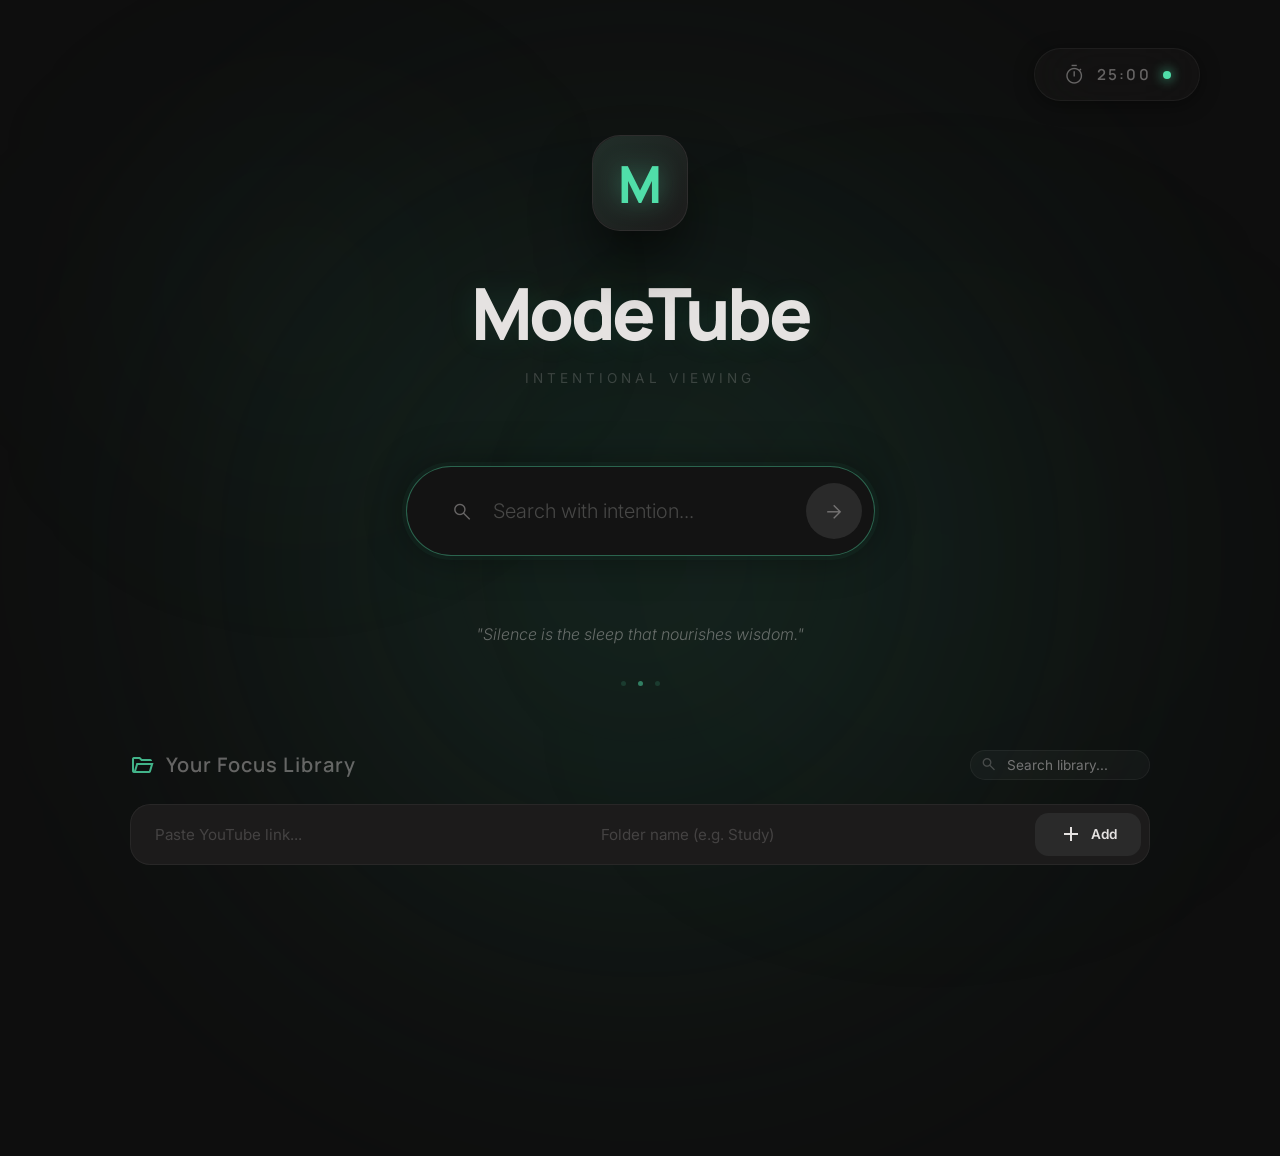
<file: focus-homepage/index.html>
<!DOCTYPE html>
<html lang="en">
<head>
    <meta charset="UTF-8">
    <meta name="viewport" content="width=device-width, initial-scale=1.0">
    <title>ModeTube — Stay Focused</title>
    <!-- Fonts and Icons -->
    <link href="https://fonts.googleapis.com/css2?family=Manrope:wght@200;400;600;800&family=Inter:wght@300;400;500&display=swap" rel="stylesheet">
    <link href="https://fonts.googleapis.com/css2?family=Material+Symbols+Outlined:wght,FILL@100..700,0..1&display=swap" rel="stylesheet">
    <link rel="stylesheet" href="./style.css">
</head>
<body class="zen-body">
    <!-- Ambient Background Element -->
    <div class="ambient-glow"></div>

    <!-- Top Navigation / Timer Bar -->
    <header class="zen-header fade-in">
        <div class="timer-container group">
            <span class="icon-timer">timer</span>
            <span id="zen-timer" class="timer-text">25:00</span>
            <div class="timer-pulse"></div>
        </div>
    </header>

    <!-- Main Content -->
    <main class="zen-main">
        <!-- Branding Section -->
        <section class="zen-brand fade-in">
            <div class="zen-logo-box group">
                <div class="zen-logo-gradient"></div>
                <span class="zen-logo-char">M</span>
            </div>
            <h1 class="zen-title">ModeTube</h1>
            <p class="zen-tagline">Intentional Viewing</p>
        </section>

        <!-- Search Section -->
        <section class="zen-search-section fade-in">
            <div class="search-outer group">
                <div class="search-glow"></div>
                <div class="search-inner">
                    <div class="search-icon-wrapper">
                        <span class="icon-search">search</span>
                    </div>
                    <form id="search-form" class="search-form">
                        <input type="text" id="search-input" placeholder="Search with intention..." autocomplete="off">
                    </form>
                    <button id="search-btn" class="search-action-btn">
                        <span class="icon-arrow">arrow_forward</span>
                    </button>
                </div>
            </div>

            <!-- Motivational Quote -->
            <div class="quote-container">
                <p id="zen-quote" class="zen-quote">"You came here to learn. Don't get distracted."</p>
                <div class="quote-dots">
                    <span></span><span></span><span></span>
                </div>
            </div>
        </section>

        <!-- Focus Library Section -->
        <section class="zen-library-section fade-in">
            <div class="library-header-main" style="display: flex; justify-content: space-between; align-items: center; margin-bottom: 1.5rem;">
                <div style="display: flex; align-items: center; gap: 0.75rem; color: var(--on-surface-variant);">
                    <span class="library-icon">folder_open</span>
                    <h2 class="library-title">Your Focus Library</h2>
                </div>
                <div class="library-search" style="position: relative;">
                    <span class="material-symbols-outlined" style="position: absolute; left: 10px; top: 50%; transform: translateY(-50%); font-size: 1.1rem; color: var(--on-surface-variant); opacity: 0.6;">search</span>
                    <input type="text" id="lib-search-input" placeholder="Search library..." style="background: rgba(255,255,255,0.03); border: 1px solid rgba(255,255,255,0.05); border-radius: 9999px; padding: 6px 12px 6px 36px; color: var(--on-surface); outline: none; font-family: inherit; font-size: 0.85rem; width: 180px; transition: all 0.3s;">
                </div>
            </div>

            <!-- Add Link UI -->
            <div class="library-add-container">
                <div class="library-input-group">
                    <input type="text" id="lib-link-input" placeholder="Paste YouTube link..." autocomplete="off">
                    <input type="text" id="lib-folder-input" list="folder-options" placeholder="Folder name (e.g. Study)" autocomplete="off">
                    <datalist id="folder-options"></datalist>
                </div>
                <button id="lib-add-btn" class="lib-add-btn">
                    <span class="material-symbols-outlined">add</span>
                    <span>Add</span>
                </button>
            </div>
            
            <!-- Error Message -->
            <div id="library-error" class="library-error-msg"></div>

            <!-- Library Content Rendering Area -->
            <div id="library-display" class="library-display">
                <!-- Dynamically populated -->
            </div>
        </section>
    </main>



    <!-- Corner Accents -->
    <div class="accent-top-left"></div>
    <div class="accent-bottom-right"></div>

    <script src="./script.js"></script>
</body>
</html>
</file>
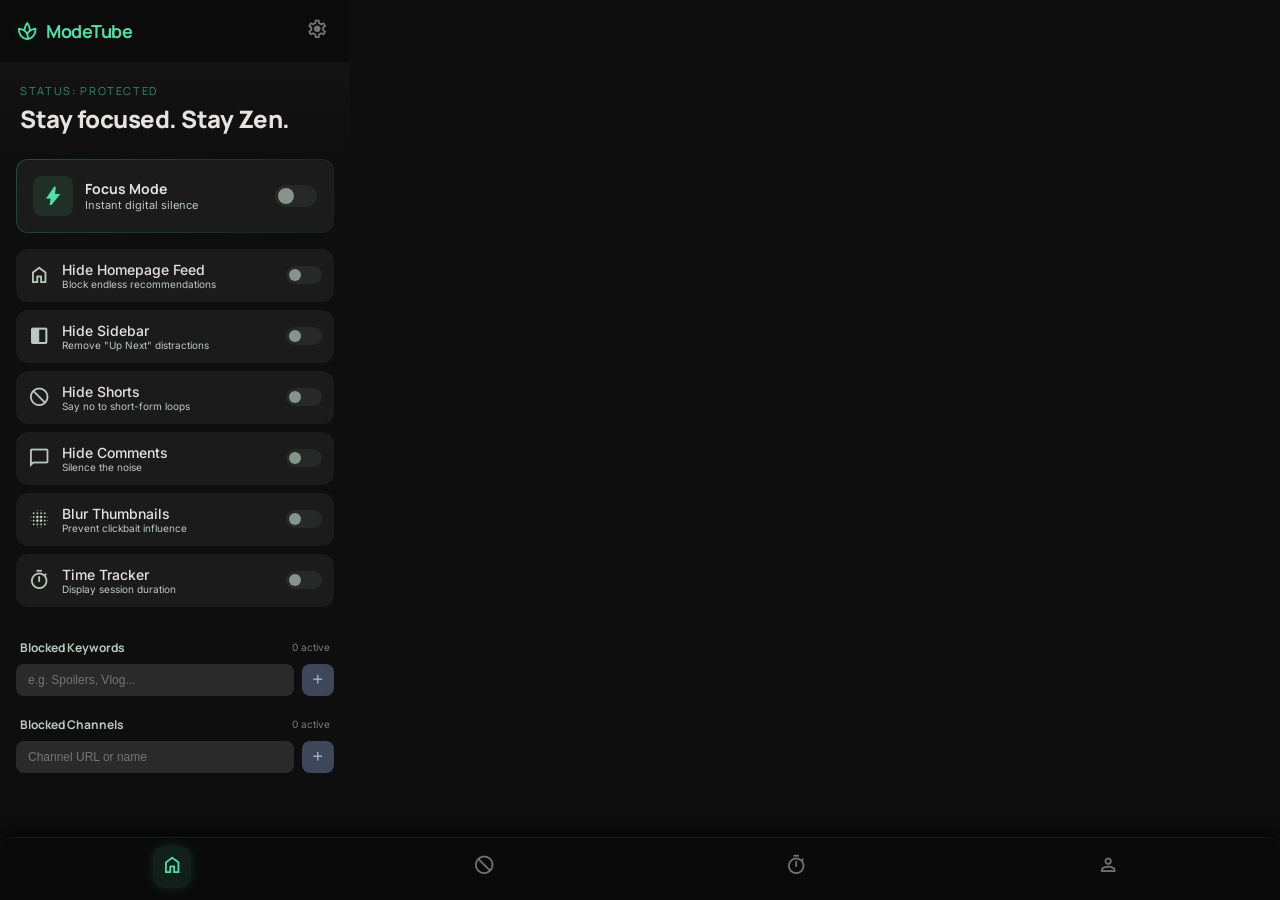
<file: popup/popup.html>
<!DOCTYPE html>
<html lang="en">
<head>
    <meta charset="UTF-8">
    <meta name="viewport" content="width=device-width, initial-scale=1.0">
    <title>ModeTube Premium</title>
    <link rel="preconnect" href="https://fonts.googleapis.com">
    <link rel="preconnect" href="https://fonts.gstatic.com" crossorigin>
    <link href="https://fonts.googleapis.com/css2?family=Manrope:wght@400;700;800&family=Inter:wght@400;500;600&display=swap" rel="stylesheet">
    <link href="https://fonts.googleapis.com/css2?family=Material+Symbols+Outlined:wght,FILL@100..700,0..1&display=swap" rel="stylesheet">
    <link rel="stylesheet" href="popup.css">
</head>
<body>
    <!-- Top Navigation -->
    <header class="zen-header">
        <div class="brand-section">
            <span class="material-symbols-outlined brand-icon">spa</span>
            <h1 class="brand-name font-manrope tracking-tight">ModeTube</h1>
        </div>
        <button class="settings-btn" id="openOptions">
            <span class="material-symbols-outlined">settings</span>
        </button>
    </header>

    <!-- Hero Section -->
    <section class="hero-section">
        <p class="status-label font-manrope">Status: Protected</p>
        <h2 class="hero-title font-manrope">Stay focused. Stay Zen.</h2>
    </section>

    <!-- Main Content -->
    <main>
        <!-- Master Toggle Card -->
        <div class="focus-mode-card">
            <div class="focus-mode-inner">
                <div class="focus-mode-info">
                    <div class="focus-icon-box">
                        <span class="material-symbols-outlined" style="font-variation-settings: 'FILL' 1;">bolt</span>
                    </div>
                    <div>
                        <h3 class="focus-mode-title font-manrope">Focus Mode</h3>
                        <p class="focus-mode-desc">Instant digital silence</p>
                    </div>
                </div>
                <!-- Master Switch -->
                <label class="zen-switch zen-switch--large" for="focusMode">
                    <input type="checkbox" id="focusMode">
                    <span class="switch-slider"></span>
                </label>
            </div>
        </div>

        <!-- Individual Features -->
        <div class="toggle-list">
            <!-- Hide Homepage -->
            <div class="toggle-item" id="row-hideHomepage">
                <div class="toggle-info">
                    <span class="material-symbols-outlined feature-icon">home</span>
                    <div>
                        <p class="feature-label">Hide Homepage Feed</p>
                        <p class="feature-desc">Block endless recommendations</p>
                    </div>
                </div>
                <label class="zen-switch" for="hideHomepage">
                    <input type="checkbox" id="hideHomepage">
                    <span class="switch-slider"></span>
                </label>
            </div>

            <!-- Hide Sidebar -->
            <div class="toggle-item" id="row-hideSidebarWatch">
                <div class="toggle-info">
                    <span class="material-symbols-outlined feature-icon">side_navigation</span>
                    <div>
                        <p class="feature-label">Hide Sidebar</p>
                        <p class="feature-desc">Remove "Up Next" distractions</p>
                    </div>
                </div>
                <label class="zen-switch" for="hideSidebarWatch">
                    <input type="checkbox" id="hideSidebarWatch">
                    <span class="switch-slider"></span>
                </label>
            </div>

            <!-- Hide Shorts -->
            <div class="toggle-item" id="row-hideShorts">
                <div class="toggle-info">
                    <span class="material-symbols-outlined feature-icon">block</span>
                    <div>
                        <p class="feature-label">Hide Shorts</p>
                        <p class="feature-desc">Say no to short-form loops</p>
                    </div>
                </div>
                <label class="zen-switch" for="hideShorts">
                    <input type="checkbox" id="hideShorts">
                    <span class="switch-slider"></span>
                </label>
            </div>

            <!-- Hide Comments -->
            <div class="toggle-item" id="row-hideComments">
                <div class="toggle-info">
                    <span class="material-symbols-outlined feature-icon">chat_bubble</span>
                    <div>
                        <p class="feature-label">Hide Comments</p>
                        <p class="feature-desc">Silence the noise</p>
                    </div>
                </div>
                <label class="zen-switch" for="hideComments">
                    <input type="checkbox" id="hideComments">
                    <span class="switch-slider"></span>
                </label>
            </div>

            <!-- Blur Thumbnails -->
            <div class="toggle-item" id="row-blurThumbnails">
                <div class="toggle-info">
                    <span class="material-symbols-outlined feature-icon">blur_on</span>
                    <div>
                        <p class="feature-label">Blur Thumbnails</p>
                        <p class="feature-desc">Prevent clickbait influence</p>
                    </div>
                </div>
                <label class="zen-switch" for="blurThumbnails">
                    <input type="checkbox" id="blurThumbnails">
                    <span class="switch-slider"></span>
                </label>
            </div>

            <!-- Time Tracker -->
            <div class="toggle-item" id="row-timeTracker">
                <div class="toggle-info">
                    <span class="material-symbols-outlined feature-icon">timer</span>
                    <div>
                        <p class="feature-label">Time Tracker</p>
                        <p class="feature-desc" id="todayUsageDesc">Display session duration</p>
                    </div>
                </div>
                <label class="zen-switch" for="timeTracker">
                    <input type="checkbox" id="timeTracker">
                    <span class="switch-slider"></span>
                </label>
            </div>
        </div>

        <!-- Blocking Sections -->
        <div class="block-section">
            <!-- Keywords -->
            <div class="block-group">
                <div class="section-label-row">
                    <span class="section-label font-manrope">Blocked Keywords</span>
                    <span class="section-count" id="keywordCount">0 active</span>
                </div>
                <div class="input-group">
                    <input type="text" id="keywordInput" class="zen-input" placeholder="e.g. Spoilers, Vlog...">
                    <button class="add-btn" id="addKeyword">
                        <span class="material-symbols-outlined" style="font-size: 1.1rem;">add</span>
                    </button>
                </div>
                <div class="tag-container" id="keywordTags"></div>
            </div>

            <!-- Channels -->
            <div class="block-group">
                <div class="section-label-row">
                    <span class="section-label font-manrope">Blocked Channels</span>
                    <span class="section-count" id="channelCount">0 active</span>
                </div>
                <div class="input-group">
                    <input type="text" id="channelInput" class="zen-input" placeholder="Channel URL or name">
                    <button class="add-btn" id="addChannel">
                        <span class="material-symbols-outlined" style="font-size: 1.1rem;">add</span>
                    </button>
                </div>
                <div class="tag-container" id="channelTags"></div>
            </div>
        </div>
    </main>

    <!-- Bottom Navigation -->
    <nav class="bottom-nav">
        <div class="nav-item active">
            <span class="material-symbols-outlined">home</span>
        </div>
        <div class="nav-item">
            <span class="material-symbols-outlined">block</span>
        </div>
        <div class="nav-item">
            <span class="material-symbols-outlined">timer</span>
        </div>
        <div class="nav-item">
            <span class="material-symbols-outlined">person</span>
        </div>
    </nav>

    <!-- Hidden Feedback -->
    <div id="feedbackBanner" style="display:none"></div>

    <script src="../utils/storage.js"></script>
    <script src="popup.js"></script>
</body>
</html>
</file>
<file: focus-homepage/style.css>
:root {
    /* Color Palette (Extracted from Digital Meditation Space design) */
    --surface-lowest: #0e0e0e;
    --surface: #131313;
    --surface-low: #1c1b1b;
    --surface-high: #2a2a2a;
    --primary: #50dea9;
    --primary-dim: rgba(80, 222, 169, 0.2);
    --on-surface: #e5e2e1;
    --on-surface-variant: rgba(229, 226, 225, 0.4);
    --accent: #44dfab;
}

* {
    margin: 0;
    padding: 0;
    box-sizing: border-box;
}

body {
    background-color: var(--surface-lowest);
    color: var(--on-surface);
    font-family: 'Inter', system-ui, sans-serif;
    min-height: 100vh;
    width: 100vw;
    overflow-x: hidden;
    overflow-y: auto;
    display: flex;
    justify-content: center;
    align-items: flex-start;
    position: relative;
    user-select: none;
}

/* Ambient Background */
.ambient-glow {
    position: absolute;
    top: 50%;
    left: 50%;
    transform: translate(-50%, -50%);
    width: 1200px; /* Much larger */
    height: 1200px;
    background: radial-gradient(circle, var(--primary-dim) 0%, transparent 60%);
    filter: blur(150px);
    pointer-events: none;
    z-index: 0;
    opacity: 0.8;
}

/* Header / Timer */
.zen-header {
    position: fixed;
    top: 0;
    width: 100%;
    padding: 3rem 5rem;
    display: flex;
    justify-content: flex-end;
    z-index: 10;
}

.timer-container {
    display: flex;
    align-items: center;
    gap: 0.75rem;
    padding: 0.75rem 1.75rem;
    background: rgba(28, 27, 27, 0.4);
    backdrop-filter: blur(32px);
    border-radius: 9999px;
    border: 1px solid rgba(255, 255, 255, 0.05);
    box-shadow: 0 4px 20px rgba(0, 0, 0, 0.4);
    transition: all 0.5s cubic-bezier(0.4, 0, 0.2, 1);
}

.timer-container:hover {
    border-color: rgba(80, 222, 169, 0.3);
    background: rgba(28, 27, 27, 0.7);
}

.timer-text {
    font-family: 'Manrope', sans-serif;
    font-weight: 600;
    font-size: 0.95rem;
    letter-spacing: 0.15em;
    color: var(--on-surface-variant);
    transition: color 0.3s ease;
}

.timer-container:hover .timer-text {
    color: var(--primary);
}

.timer-pulse {
    width: 8px;
    height: 8px;
    border-radius: 50%;
    background-color: var(--primary);
    box-shadow: 0 0 12px var(--primary);
    animation: zenPulse 2.5s infinite;
}

@keyframes zenPulse {
    0% { transform: scale(1); opacity: 0.8; }
    50% { transform: scale(1.6); opacity: 0.3; }
    100% { transform: scale(1); opacity: 0.8; }
}

/* Icons (Material Sim) */
.icon-timer, .icon-search, .icon-arrow, .icon-settings, .icon-zen, .icon-history {
    font-family: 'Material Symbols Outlined', sans-serif;
    font-size: 1.4rem;
    color: var(--on-surface-variant);
    font-variation-settings: 'FILL' 0, 'wght' 300, 'GRAD' 0, 'opsz' 24;
}

/* Main Content */
.zen-main {
    position: relative;
    z-index: 1;
    display: flex;
    flex-direction: column;
    align-items: center;
    width: 100%;
    max-width: 1100px;
    text-align: center;
    padding: 0 40px;
    margin-top: 15vh;
    margin-bottom: 8vh;
}

/* Branding */
.zen-brand {
    margin-bottom: 5rem;
}

.zen-logo-box {
    position: relative;
    width: 96px; /* Increased from 80px */
    height: 96px;
    display: flex;
    justify-content: center;
    align-items: center;
    background: var(--surface-low);
    border-radius: 1.75rem;
    border: 1px solid rgba(255, 255, 255, 0.08);
    margin: 0 auto 2rem;
    transition: all 0.8s cubic-bezier(0.4, 0, 0.2, 1);
    box-shadow: 0 32px 64px -12px rgba(0, 0, 0, 0.8);
}

.zen-logo-gradient {
    position: absolute;
    inset: 0;
    background: linear-gradient(135deg, rgba(80, 222, 169, 0.1), transparent);
    border-radius: inherit;
}

.zen-logo-box:hover {
    transform: scale(1.08) rotate(2deg);
    border-color: rgba(80, 222, 169, 0.3);
}

.zen-logo-char {
    font-family: 'Manrope', sans-serif;
    font-weight: 800;
    font-size: 3.2rem;
    color: var(--primary);
    text-shadow: 0 0 25px rgba(80, 222, 169, 0.4);
    z-index: 10;
}

.zen-title {
    font-family: 'Manrope', sans-serif;
    font-weight: 800;
    font-size: 4.5rem; /* Increased from 3.5rem */
    color: var(--on-surface);
    letter-spacing: -0.05em;
    text-shadow: 0 0 30px rgba(80, 222, 169, 0.1);
}

.zen-tagline {
    font-size: 0.85rem;
    text-transform: uppercase;
    letter-spacing: 0.3em;
    color: var(--on-surface-variant);
    opacity: 0.5;
    margin-top: 0.5rem;
}

/* Search UI */
.search-outer {
    position: relative;
    width: 100%;
    max-width: 680px; /* Expansive search box */
    margin: 0 auto 4rem;
}

.search-inner {
    position: relative;
    display: flex;
    align-items: center;
    background: var(--surface-low);
    border-radius: 9999px;
    padding: 0.75rem;
    border: 1px solid rgba(255, 255, 255, 0.05);
    transition: all 0.5s cubic-bezier(0.4, 0, 0.2, 1);
    backdrop-filter: blur(24px);
}

.search-inner:focus-within {
    border-color: rgba(80, 222, 169, 0.4);
    background: var(--surface);
    box-shadow: 0 0 40px rgba(0, 0, 0, 0.4), 0 0 0 4px rgba(80, 222, 169, 0.05);
}

.search-icon-wrapper {
    padding-left: 2rem;
    padding-right: 1.25rem;
    display: flex;
    align-items: center;
}

.search-form {
    flex-grow: 1;
}

#search-input {
    width: 100%;
    background: transparent;
    border: none;
    outline: none;
    color: var(--on-surface);
    font-size: 1.25rem;
    padding: 1.25rem 0;
    font-family: inherit;
}

#search-input::placeholder {
    color: rgba(229, 226, 225, 0.25);
    font-weight: 300;
}

.search-action-btn {
    width: 3.5rem;
    height: 3.5rem;
    border-radius: 50%;
    background: var(--surface-high);
    border: none;
    display: flex;
    align-items: center;
    justify-content: center;
    cursor: pointer;
    transition: all 0.4s cubic-bezier(0.4, 0, 0.2, 1);
}

.search-action-btn:hover {
    background: var(--primary);
    transform: translateX(2px);
}

.search-action-btn:hover .icon-arrow {
    color: #000;
}

/* Quote */
.quote-container {
    max-width: 500px;
    margin: 0 auto;
}

.zen-quote {
    font-size: 1rem;
    font-style: italic;
    color: var(--on-surface-variant);
    line-height: 1.8;
    margin-bottom: 2rem;
    font-weight: 300;
}

.quote-dots {
    display: flex;
    justify-content: center;
    gap: 0.75rem;
}

.quote-dots span {
    width: 5px;
    height: 5px;
    border-radius: 50%;
    background: rgba(80, 222, 169, 0.15);
}

.quote-dots span:nth-child(2) {
    background: rgba(80, 222, 169, 0.5);
}

/* Footer Controls */
.zen-footer {
    position: fixed;
    bottom: 3.5rem;
    display: flex;
    gap: 5rem;
    z-index: 10;
}

.footer-btn {
    background: transparent;
    border: none;
    display: flex;
    align-items: center;
    gap: 0.75rem;
    color: rgba(229, 226, 225, 0.3);
    cursor: pointer;
    transition: all 0.4s ease;
}

.footer-btn:hover {
    color: var(--primary);
    transform: translateY(-2px);
}

.btn-text {
    font-size: 0.7rem;
    text-transform: uppercase;
    font-weight: 800;
    letter-spacing: 0.2em;
}

/* Corner Accents */
.accent-top-left {
    position: fixed;
    top: 0; left: 0; width: 600px; height: 600px;
    background: radial-gradient(circle, rgba(80, 222, 169, 0.05) 0%, transparent 60%);
    filter: blur(120px);
}

.accent-bottom-right {
    position: fixed;
    bottom: 0; right: 0; width: 700px; height: 700px;
    background: radial-gradient(circle, rgba(68, 223, 171, 0.05) 0%, transparent 60%);
    filter: blur(150px);
}

/* Animations */
.fade-in {
    opacity: 0;
    transform: translateY(15px);
    animation: zenEntry 1.2s forwards cubic-bezier(0.4, 0, 0.2, 1);
}

@keyframes zenEntry {
    to { opacity: 1; transform: translateY(0); }
}

.zen-brand.fade-in { animation-delay: 0.1s; }
.zen-search-section.fade-in { animation-delay: 0.3s; }
.zen-footer.fade-in { animation-delay: 0.5s; }

/* Focus Library Section */
.zen-library-section {
    width: 100%;
    max-width: 100%;
    margin-top: 4rem;
    padding-bottom: 8rem; /* Space for footer */
}

.library-header-main {
    display: flex;
    align-items: center;
    justify-content: center;
    gap: 0.75rem;
    margin-bottom: 1.5rem;
    color: var(--on-surface-variant);
}

.library-icon {
    font-family: 'Material Symbols Outlined';
    font-size: 1.5rem;
    color: var(--primary);
    opacity: 0.8;
}

.library-title {
    font-family: 'Manrope', sans-serif;
    font-weight: 600;
    font-size: 1.25rem;
    letter-spacing: 0.05em;
}

/* Add UI */
.library-add-container {
    display: flex;
    gap: 0.75rem;
    background: var(--surface-low);
    backdrop-filter: blur(24px);
    border: 1px solid rgba(255, 255, 255, 0.05);
    border-radius: 1.25rem;
    padding: 0.5rem;
    margin-bottom: 1rem;
    transition: all 0.4s ease;
}

.library-add-container:focus-within {
    border-color: rgba(80, 222, 169, 0.2);
}

.library-input-group {
    flex-grow: 1;
    display: flex;
    gap: 0.5rem;
}

.library-input-group input {
    background: transparent;
    border: none;
    outline: none;
    color: var(--on-surface);
    font-family: inherit;
    font-size: 0.95rem;
    padding: 0.75rem 1rem;
    width: 50%;
}

.library-input-group input::placeholder {
    color: var(--on-surface-variant);
    opacity: 0.5;
}

.lib-add-btn {
    background: var(--surface-high);
    color: var(--on-surface);
    border: none;
    border-radius: 0.85rem;
    padding: 0 1.5rem;
    display: flex;
    align-items: center;
    gap: 0.5rem;
    cursor: pointer;
    font-family: inherit;
    font-weight: 600;
    font-size: 0.85rem;
    transition: all 0.3s ease;
}

.lib-add-btn:hover {
    background: var(--primary);
    color: #000;
}

/* Error Messages */
.library-error-msg {
    color: #ff5f5f;
    font-size: 0.8rem;
    margin-bottom: 1rem;
    height: 1rem;
    opacity: 0;
    transition: opacity 0.3s ease;
}

.library-error-msg.visible {
    opacity: 1;
}

/* Displays */
.library-display {
    width: 100%;
}

.folder-section {
    margin-bottom: 2.5rem;
    text-align: left;
}

.folder-header {
    display: flex;
    justify-content: space-between;
    align-items: center;
    padding: 0.5rem 0;
    border-bottom: 1px solid rgba(255, 255, 255, 0.05);
    margin-bottom: 1.25rem;
}

.folder-info {
    display: flex;
    align-items: baseline;
    gap: 0.75rem;
}

.folder-name {
    font-family: 'Manrope', sans-serif;
    font-weight: 600;
    font-size: 1.1rem;
    color: var(--on-surface);
}

.video-count {
    font-size: 0.75rem;
    color: var(--on-surface-variant);
    text-transform: uppercase;
    letter-spacing: 0.05em;
}

/* Video Items */
.videos-grid {
    display: grid;
    grid-template-columns: repeat(auto-fill, minmax(280px, 1fr));
    gap: 1.5rem;
}

.video-item {
    position: relative;
    background: rgba(28, 27, 27, 0.4);
    border: 1px solid rgba(255, 255, 255, 0.03);
    border-radius: 1rem;
    overflow: hidden;
    cursor: pointer;
    transition: all 0.4s cubic-bezier(0.4, 0, 0.2, 1);
}

.video-item:hover {
    transform: translateY(-4px);
    border-color: rgba(80, 222, 169, 0.3);
    background: rgba(28, 27, 27, 0.8);
    box-shadow: 0 12px 24px -8px rgba(0,0,0,0.5);
}

.thumb-container {
    position: relative;
    width: 100%;
    aspect-ratio: 16/9;
    overflow: hidden;
}

.video-thumb {
    width: 100%;
    height: 100%;
    object-fit: cover;
    transition: transform 0.6s ease;
}

.video-item:hover .video-thumb {
    transform: scale(1.05);
}

.video-info {
    padding: 1rem;
}

.video-title {
    font-size: 0.85rem;
    font-weight: 500;
    color: var(--on-surface);
    line-height: 1.4;
    display: -webkit-box;
    -webkit-line-clamp: 2;
    -webkit-box-orient: vertical;
    line-clamp: 2;
    overflow: hidden;
}

.delete-video {
    position: absolute;
    top: 0.5rem;
    right: 0.5rem;
    width: 2rem;
    height: 2rem;
    border-radius: 50%;
    background: rgba(0, 0, 0, 0.6);
    backdrop-filter: blur(4px);
    border: none;
    color: #fff;
    display: flex;
    align-items: center;
    justify-content: center;
    cursor: pointer;
    opacity: 0;
    transform: scale(0.8);
    transition: all 0.3s ease;
    z-index: 5;
}

.video-item:hover .delete-video {
    opacity: 1;
    transform: scale(1);
}

.delete-video:hover {
    background: #ff5f5f;
    color: #fff;
}

.delete-video span {
    font-size: 1.1rem;
}
</file>
<file: popup/popup.css>
:root {
    --surface-lowest: #0e0e0e;
    --surface: #131313;
    --surface-low: #1c1b1b;
    --surface-high: #2a2a2a;
    --surface-highest: #353534;
    --primary: #50dea9;
    --primary-dim: rgba(80, 222, 169, 0.2);
    --on-surface: #e5e2e1;
    --on-surface-variant: #bbcac0;
    --outline: #86948b;
    --outline-variant: #3c4a42;
    --secondary-container: #3d4759;
    --on-secondary-container: #abb5cb;
    --error: #ffb4ab;
}

* {
    margin: 0;
    padding: 0;
    box-sizing: border-box;
}

body {
    width: 350px;
    background-color: var(--surface-lowest);
    color: var(--on-surface);
    font-family: 'Inter', system-ui, sans-serif;
    overflow-x: hidden;
    user-select: none;
}

/* Scrollbar Hide */
body::-webkit-scrollbar { display: none; }

/* Typography */
.font-manrope { font-family: 'Manrope', sans-serif; }
.tracking-tight { letter-spacing: -0.025em; }
.tracking-tighter { letter-spacing: -0.05em; }

/* Header */
.zen-header {
    background: rgba(10, 10, 10, 0.6);
    backdrop-filter: blur(20px);
    position: sticky;
    top: 0;
    z-index: 50;
    display: flex;
    align-items: center;
    justify-content: space-between;
    padding: 0.75rem 1rem;
    border-bottom: 1px solid rgba(80, 222, 169, 0.05);
}

.brand-section {
    display: flex;
    align-items: center;
    gap: 0.5rem;
}

.brand-icon {
    color: var(--primary);
    font-size: 1.25rem;
    text-shadow: 0 0 12px var(--primary-dim);
}

.brand-name {
    font-size: 1.125rem;
    font-weight: 700;
    color: var(--primary);
}

.settings-btn {
    color: #737373;
    padding: 0.4rem;
    border-radius: 0.5rem;
    border: none;
    background: transparent;
    cursor: pointer;
    transition: all 0.3s ease;
}

.settings-btn:hover {
    background: rgba(40, 40, 40, 0.5);
    color: #a3a3a3;
}

/* Hero Section */
.hero-section {
    padding: 1.25rem 1.25rem 1.5rem;
    background: linear-gradient(180deg, #131313 0%, #0e0e0e 100%);
}

.status-label {
    font-size: 11px;
    text-transform: uppercase;
    letter-spacing: 0.15em;
    color: rgba(80, 222, 169, 0.6);
    margin-bottom: 0.25rem;
}

.hero-title {
    font-family: 'Manrope', sans-serif;
    font-weight: 800;
    font-size: 1.5rem;
    letter-spacing: -0.02em;
}

/* Main Content */
main {
    padding: 0 1rem 1.5rem;
    display: flex;
    flex-direction: column;
    gap: 1rem;
}

/* Master Toggle / Focus Mode Card */
.focus-mode-card {
    position: relative;
    padding: 1px;
    border-radius: 0.75rem;
    background: linear-gradient(135deg, rgba(80, 222, 169, 0.3), rgba(68, 223, 171, 0.1));
}

.focus-mode-inner {
    background: var(--surface-low);
    padding: 1rem;
    border-radius: 11px;
    display: flex;
    align-items: center;
    justify-content: space-between;
}

.focus-mode-info {
    display: flex;
    align-items: center;
    gap: 0.75rem;
}

.focus-icon-box {
    width: 2.5rem;
    height: 2.5rem;
    border-radius: 0.5rem;
    background: rgba(80, 222, 169, 0.1);
    display: flex;
    align-items: center;
    justify-content: center;
    color: var(--primary);
}

.focus-mode-title { font-size: 0.875rem; font-weight: 700; }
.focus-mode-desc { font-size: 11px; color: var(--on-surface-variant); }

/* Switches (Standard Minimal) */
.zen-switch {
    position: relative;
    display: inline-block;
    width: 36px;
    height: 18px;
}

.zen-switch input {
    opacity: 0;
    width: 0;
    height: 0;
}

.switch-slider {
    position: absolute;
    cursor: pointer;
    top: 0; left: 0; right: 0; bottom: 0;
    background-color: rgba(60, 74, 66, 0.3);
    transition: .4s;
    border-radius: 34px;
}

.switch-slider:before {
    position: absolute;
    content: "";
    height: 12px;
    width: 12px;
    left: 3px;
    bottom: 3px;
    background-color: var(--outline);
    transition: .4s;
    border-radius: 50%;
}

input:checked + .switch-slider {
    background-color: rgba(80, 222, 169, 0.3);
}

input:checked + .switch-slider:before {
    transform: translateX(18px);
    background-color: var(--primary);
}

/* Master Switch Pulse */
.zen-switch--large { width: 42px; height: 22px; }
.zen-switch--large .switch-slider:before { height: 16px; width: 16px; left: 3px; bottom: 3px; }
input:checked + .zen-switch--large .switch-slider:before { transform: translateX(20px); }

/* Feature Toggles List */
.toggle-list {
    display: flex;
    flex-direction: column;
    gap: 0.5rem;
}

.toggle-item {
    background: var(--surface-low);
    padding: 0.75rem;
    border-radius: 0.75rem;
    display: flex;
    align-items: center;
    justify-content: space-between;
    cursor: pointer;
    transition: background 0.3s ease;
}

.toggle-item:hover {
    background: var(--surface-high);
}

.toggle-info {
    display: flex;
    align-items: center;
    gap: 0.75rem;
}

.feature-icon {
    color: var(--on-surface-variant);
    font-size: 1.25rem;
    transition: color 0.3s ease;
}

.toggle-item:hover .feature-icon {
    color: var(--primary);
}

.feature-label { font-size: 0.875rem; font-weight: 500; }
.feature-desc { font-size: 10px; color: var(--on-surface-variant); }

/* Blocking Sections */
.block-section {
    padding-top: 1rem;
    display: flex;
    flex-direction: column;
    gap: 1rem;
}

.section-label-row {
    padding: 0 0.25rem;
    display: flex;
    justify-content: space-between;
    align-items: center;
    margin-bottom: 0.5rem;
}

.section-label {
    font-size: 12px;
    font-weight: 700;
    color: var(--on-surface-variant);
}

.section-count {
    font-size: 10px;
    opacity: 0.5;
}

.input-group {
    display: flex;
    gap: 0.5rem;
}

.zen-input {
    flex: 1;
    background: var(--surface-high);
    border: none;
    border-radius: 0.5rem;
    padding: 0.55rem 0.75rem;
    color: var(--on-surface);
    font-size: 12px;
    outline: none;
    transition: ring 0.3s ease;
}

.zen-input:focus {
    box-shadow: 0 0 0 1px rgba(80, 222, 169, 0.4);
}

.add-btn {
    width: 2rem;
    height: 2rem;
    background: var(--secondary-container);
    color: var(--on-secondary-container);
    border: none;
    border-radius: 0.5rem;
    display: flex;
    align-items: center;
    justify-content: center;
    cursor: pointer;
    transition: all 0.2s ease;
}

.add-btn:active { transform: scale(0.9); }

/* Tag List */
.tag-container {
    display: flex;
    flex-wrap: wrap;
    gap: 0.5rem;
    padding-top: 0.25rem;
}

.zen-tag {
    background: var(--surface-highest);
    padding: 0.25rem 0.5rem;
    border-radius: 0.375rem;
    font-size: 10px;
    display: flex;
    align-items: center;
    gap: 0.4rem;
    border: 1px solid rgba(60, 74, 66, 0.2);
}

.tag-remove {
    font-size: 12px;
    cursor: pointer;
    color: var(--on-surface-variant);
}

.tag-remove:hover { color: var(--error); }

/* Bottom Nav */
.bottom-nav {
    position: fixed;
    bottom: 0;
    left: 0;
    width: 100%;
    background: rgba(10, 10, 10, 0.8);
    backdrop-filter: blur(24px);
    display: flex;
    justify-content: space-around;
    padding: 0.5rem 1rem 0.75rem;
    border-top: 1px solid rgba(80, 222, 169, 0.1);
    border-radius: 0.75rem 0.75rem 0 0;
    box-shadow: 0 -4px 24px rgba(0, 0, 0, 0.8);
}

.nav-item {
    color: #737373;
    padding: 0.5rem;
    border-radius: 0.75rem;
    transition: all 0.3s ease;
    cursor: pointer;
}

.nav-item.active {
    background: rgba(80, 222, 169, 0.1);
    color: var(--primary);
    box-shadow: 0 0 12px rgba(80, 222, 169, 0.15);
}

.nav-item:hover:not(.active) {
    color: #d1d5db;
    background: rgba(40, 40, 40, 0.4);
}

/* Focus Mode OFF state */
body.focus-mode-off .toggle-list,
body.focus-mode-off .block-section {
    opacity: 0.4;
    pointer-events: none;
    filter: grayscale(0.5);
    transition: all 0.4s ease;
}

body.focus-mode-off .status-label {
    color: var(--on-surface-variant);
}

/* Material Symbols Integration */
.material-symbols-outlined {
    font-family: 'Material Symbols Outlined';
    font-weight: normal;
    font-style: normal;
    font-size: 1.4rem;
    display: inline-block;
    line-height: 1;
    text-transform: none;
    letter-spacing: normal;
    word-wrap: normal;
    white-space: nowrap;
    direction: ltr;
}
</file>
